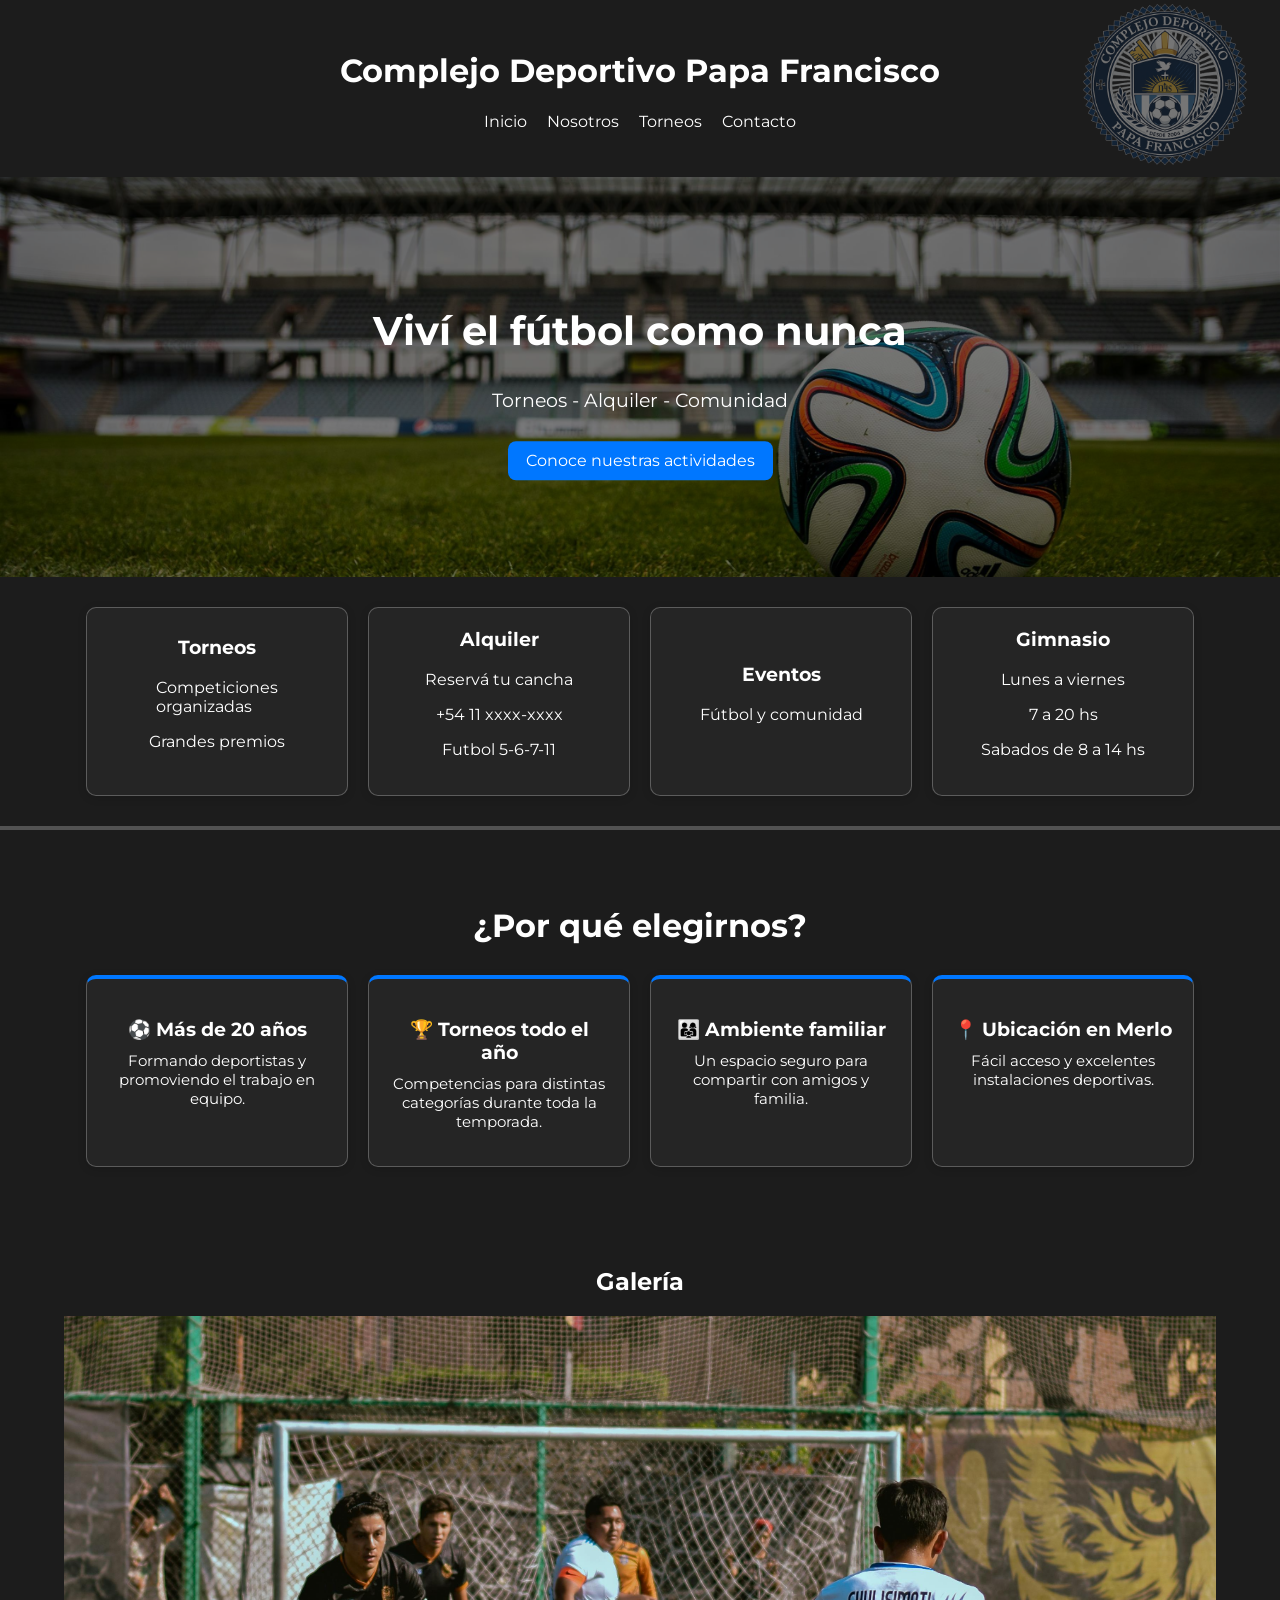
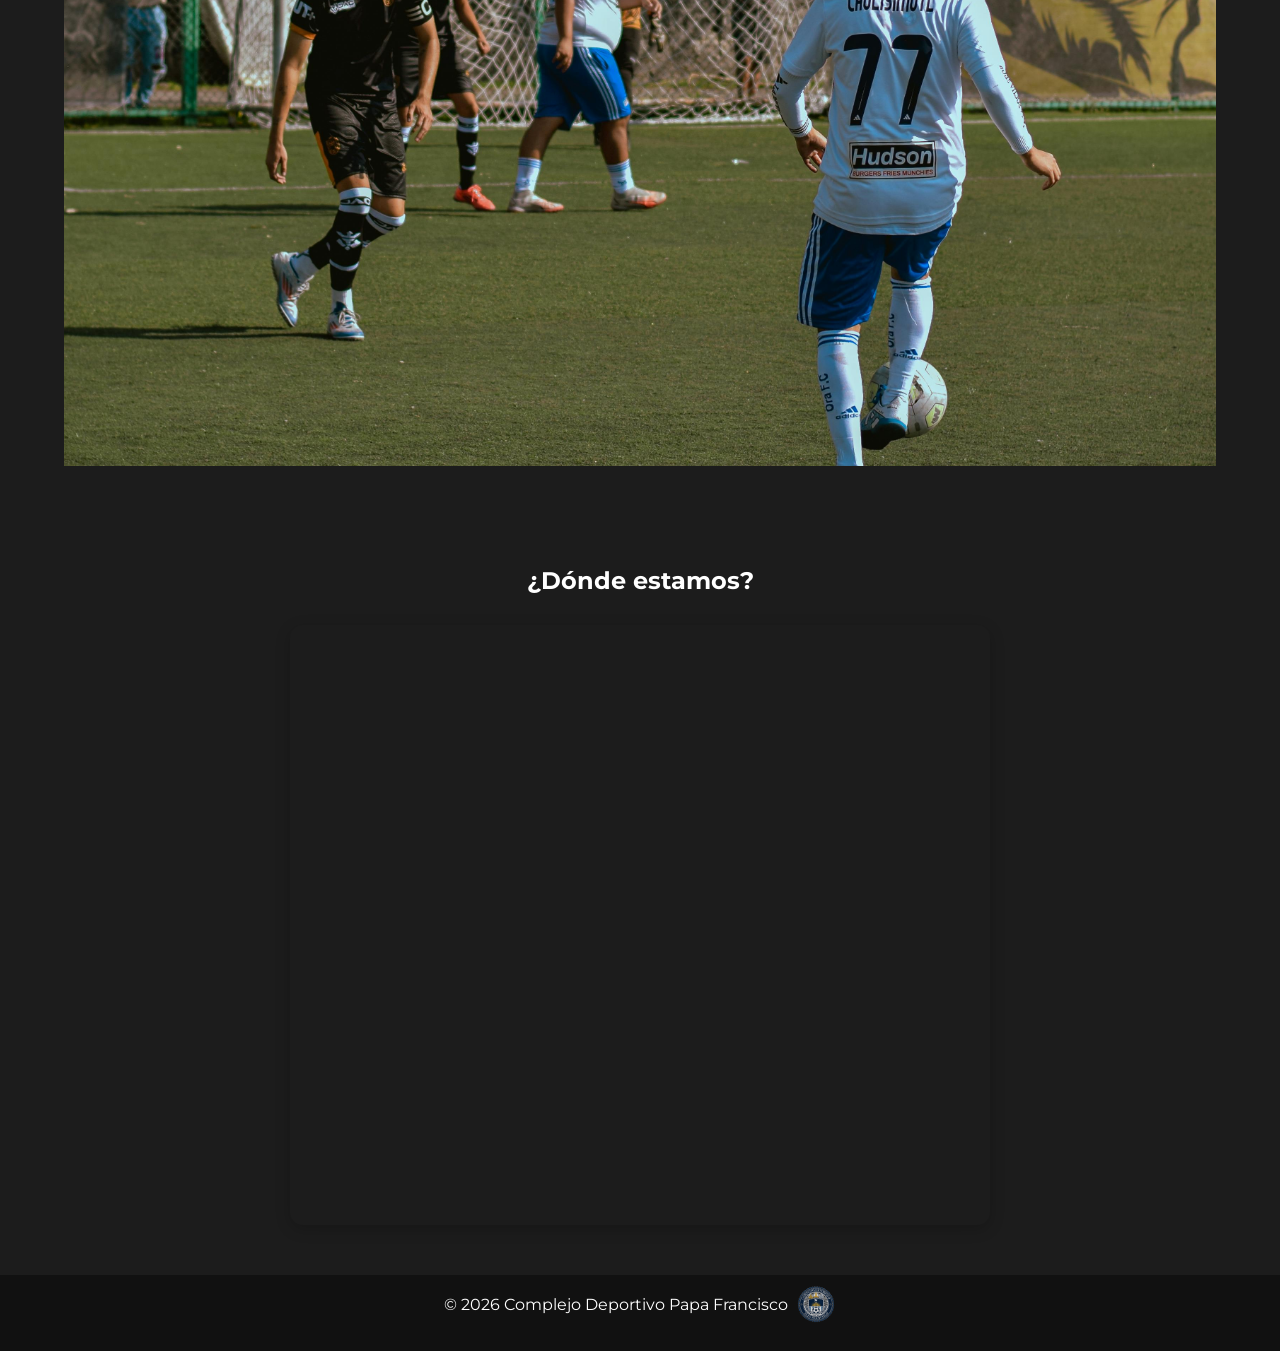
<file: Proyecto Pagina Web - Complejo Deportivo Papa Francisco/index.html>
<!doctype html>
<html lang="es">
  <head>
    <!------------Encabezado------------->
    <meta charset="UTF-8" />
    <meta name="viewport" content="width=device-width, initial-scale=1.0" />
    <title>Complejo Deportivo</title>
    <link rel="stylesheet" href="index.css" />
    <link
      href="https://fonts.googleapis.com/css2?family=Montserrat&display=swap"
      rel="stylesheet"
    />
  </head>
  <body>
    <header>
      <a href="index.html">
        <img
          src="img/logo-complejo-deportivo.png"
          class="logo-header"
          alt="Logo"
        />
      </a>

      <h1>Complejo Deportivo Papa Francisco</h1>

      <nav>
        <ul>
          <li><a href="index.html">Inicio</a></li>
          <li><a href="pages/Nosotros/nosotros.html">Nosotros</a></li>
          <li><a href="pages/Torneos/torneos.html">Torneos</a></li>
          <li><a href="pages/Contacto/contacto.html">Contacto</a></li>
        </ul>
      </nav>
    </header>

    <main>
      <section class="hero">
        <!---------------Seccion principal--------------->
        <img src="img/the-ball-stadion-football-the-pitch-46798.jpeg" />

        <div class="overlay"></div>

        <div class="contenido-hero">
          <h2>Viví el fútbol como nunca</h2>
          <p>Torneos - Alquiler - Comunidad</p>
          <a href="pages/Nosotros/nosotros.html" class="btn"
            >Conoce nuestras actividades</a
          >
        </div>
      </section>

      <section class="info">
        <div class="card">
          <h3>Torneos</h3>
          <p>Competiciones <br>organizadas</p>
          <p>Grandes premios</p>
        </div>
        <div class="card">
          <h3>Alquiler</h3>
          <p>Reservá tu cancha</p>
          <p>+54 11 xxxx-xxxx</p>
          <p>Futbol 5-6-7-11</p>
        </div>
        <div class="card">
          <h3>Eventos</h3>
          <p>Fútbol y comunidad</p>
        </div>
        <div class="card">
          <h3>Gimnasio</h3>
          <p>Lunes a viernes</p>
          <p>7 a 20 hs</p>
          <p>Sabados de 8 a 14 hs</p>
        </div>
      </section>

      <!-- ¿Por qué elegirnos? -->
      <section class="porque-elegirnos">
        <h2>¿Por qué elegirnos?</h2>

        <div class="contenedor-elegir">
          <div class="elegir-card">
            <h3>⚽ Más de 20 años</h3>
            <p>Formando deportistas y promoviendo el trabajo en equipo.</p>
          </div>

          <div class="elegir-card">
            <h3>🏆 Torneos todo el año</h3>
            <p>
              Competencias para distintas categorías durante toda la temporada.
            </p>
          </div>

          <div class="elegir-card">
            <h3>👨‍👩‍👧 Ambiente familiar</h3>
            <p>Un espacio seguro para compartir con amigos y familia.</p>
          </div>

          <div class="elegir-card">
            <h3>📍 Ubicación en Merlo</h3>
            <p>Fácil acceso y excelentes instalaciones deportivas.</p>
          </div>
        </div>
      </section>

      <section class="galeria">
        <h2>Galería</h2>

        <div class="carousel">
          <div class="carousel-track">
            <img src="img/pexels-cesar-o-neill-26650613-29666598.jpg" />
            <img src="img/pexels-cesar-o-neill-26650613-29783078.jpg" />
            <img src="img/pexels-cesar-o-neill-26650613-30393837.jpg" />
            <img src="img/pexels-lucasandrade-3316945.jpg" />
            <img src="img/pexels-photo-209977.jpeg" />

            <!-- copia de la primera -->
            <img src="img/pexels-cesar-o-neill-26650613-29666598.jpg" />
          </div>
        </div>
      </section>

      <section class="ubicacion">
        <h2>¿Dónde estamos?</h2>

        <iframe class="mapa-ubicacion"
          src="https://www.google.com/maps/embed?pb=!1m18!1m12!1m3!1d1159.4314773351919!2d-58.79161134840762!3d-34.7211314530293!2m3!1f0!2f0!3f0!3m2!1i1024!2i768!4f13.1!3m3!1m2!1s0x95bceb269d2ee003%3A0xf9ba424bf0d95d04!2sPolideportivo%20Mariano%20Acosta!5e0!3m2!1ses-419!2sar!4v1781582870680!5m2!1ses-419!2sar"
          width="700"
          height="600"
          style="border: 0"
          allowfullscreen=""
          loading="lazy"
          referrerpolicy="no-referrer-when-downgrade"
        >
        </iframe>
      </section>
    </main>

    <footer><p>© 2026 Complejo Deportivo Papa Francisco <img class="logo-footer" src="./img/logo-complejo-deportivo.png" alt=""></p></footer>

    <script src="index.js"></script>
  </body>
</html>
</file>
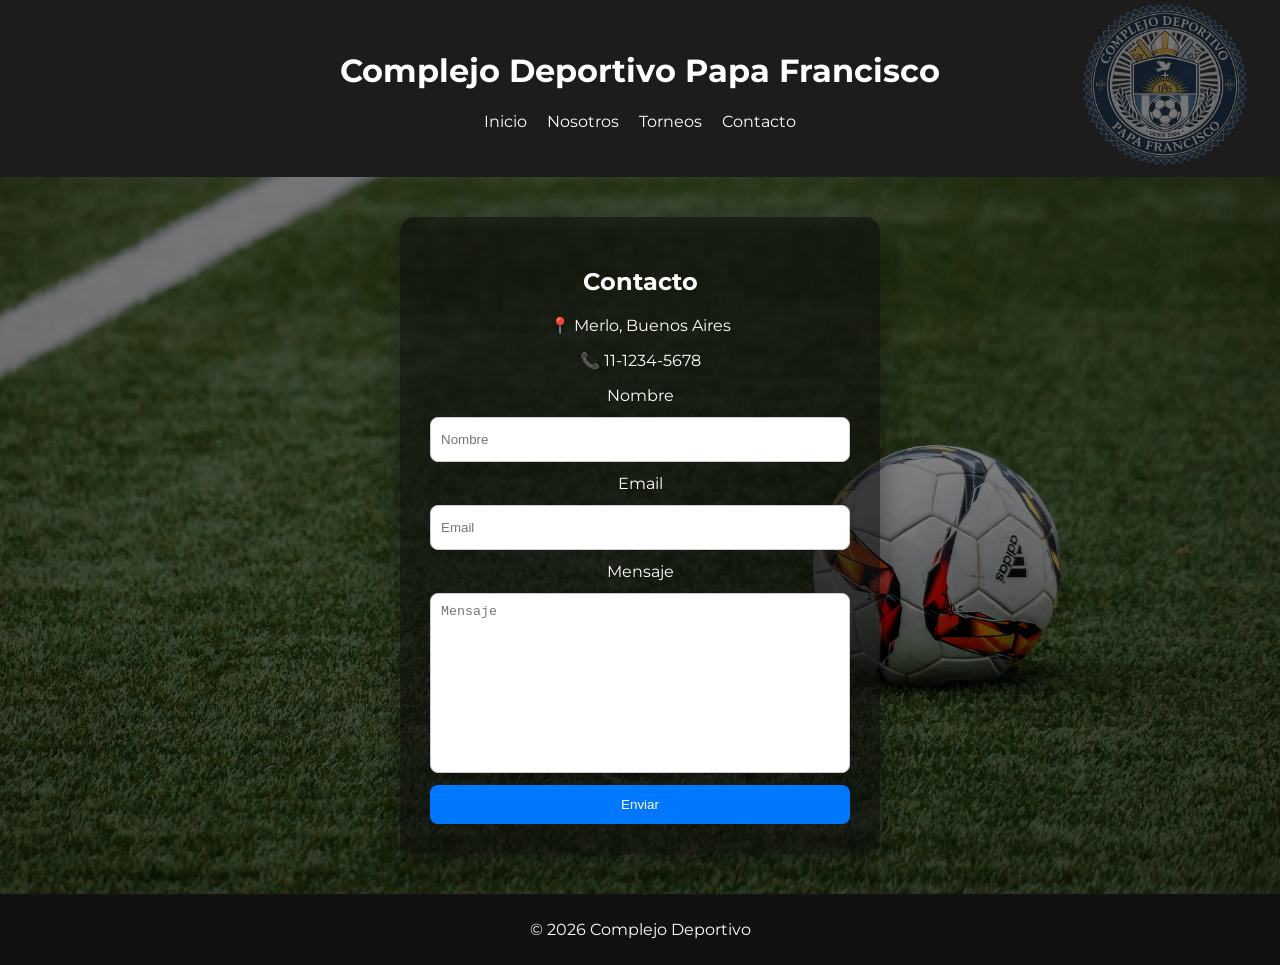
<file: Proyecto Pagina Web - Complejo Deportivo Papa Francisco/pages/Contacto/contacto.html>
<!doctype html>
<html lang="es">
  <head>
    <meta charset="UTF-8" />
    <meta name="viewport" content="width=device-width, initial-scale=1.0" />
    <title>Complejo Deportivo</title>
    <link rel="stylesheet" href="contacto.css" />
    <link
      href="https://fonts.googleapis.com/css2?family=Montserrat&display=swap"
      rel="stylesheet"
    />
  </head>

  <body class="contacto-page">
    <header>
      <a href="../../index.html">
        <img
          src="../../img/logo-complejo-deportivo.png"
          class="logo-header"
          alt="Logo"
        />
      </a>

      <h1>Complejo Deportivo Papa Francisco</h1>

      <nav>
        <ul>
          <li><a href="../../index.html">Inicio</a></li>
          <li><a href="../Nosotros/nosotros.html">Nosotros</a></li>
          <li><a href="../Torneos/torneos.html">Torneos</a></li>
          <li><a href="../Contacto/contacto.html">Contacto</a></li>
        </ul>
      </nav>
    </header>

    <main>
      <div class="contacto-box">
        <h2>Contacto</h2>
        <p>📍 Merlo, Buenos Aires</p>
        <p>📞 11-1234-5678</p>

        <form>
          <label for="nombre">Nombre</label>
          <input type="text" id="nombre" placeholder="Nombre" required />

          <label for="email">Email</label>
          <input type="email" id="email" placeholder="Email" required />

          <label for="mensaje">Mensaje</label>
          <textarea id="mensaje" placeholder="Mensaje" required></textarea>

          <button type="submit">Enviar</button>
        </form>
      </div>
    </main>

    <footer>
      <p>© 2026 Complejo Deportivo</p>
    </footer>
  </body>
</html>
</file>
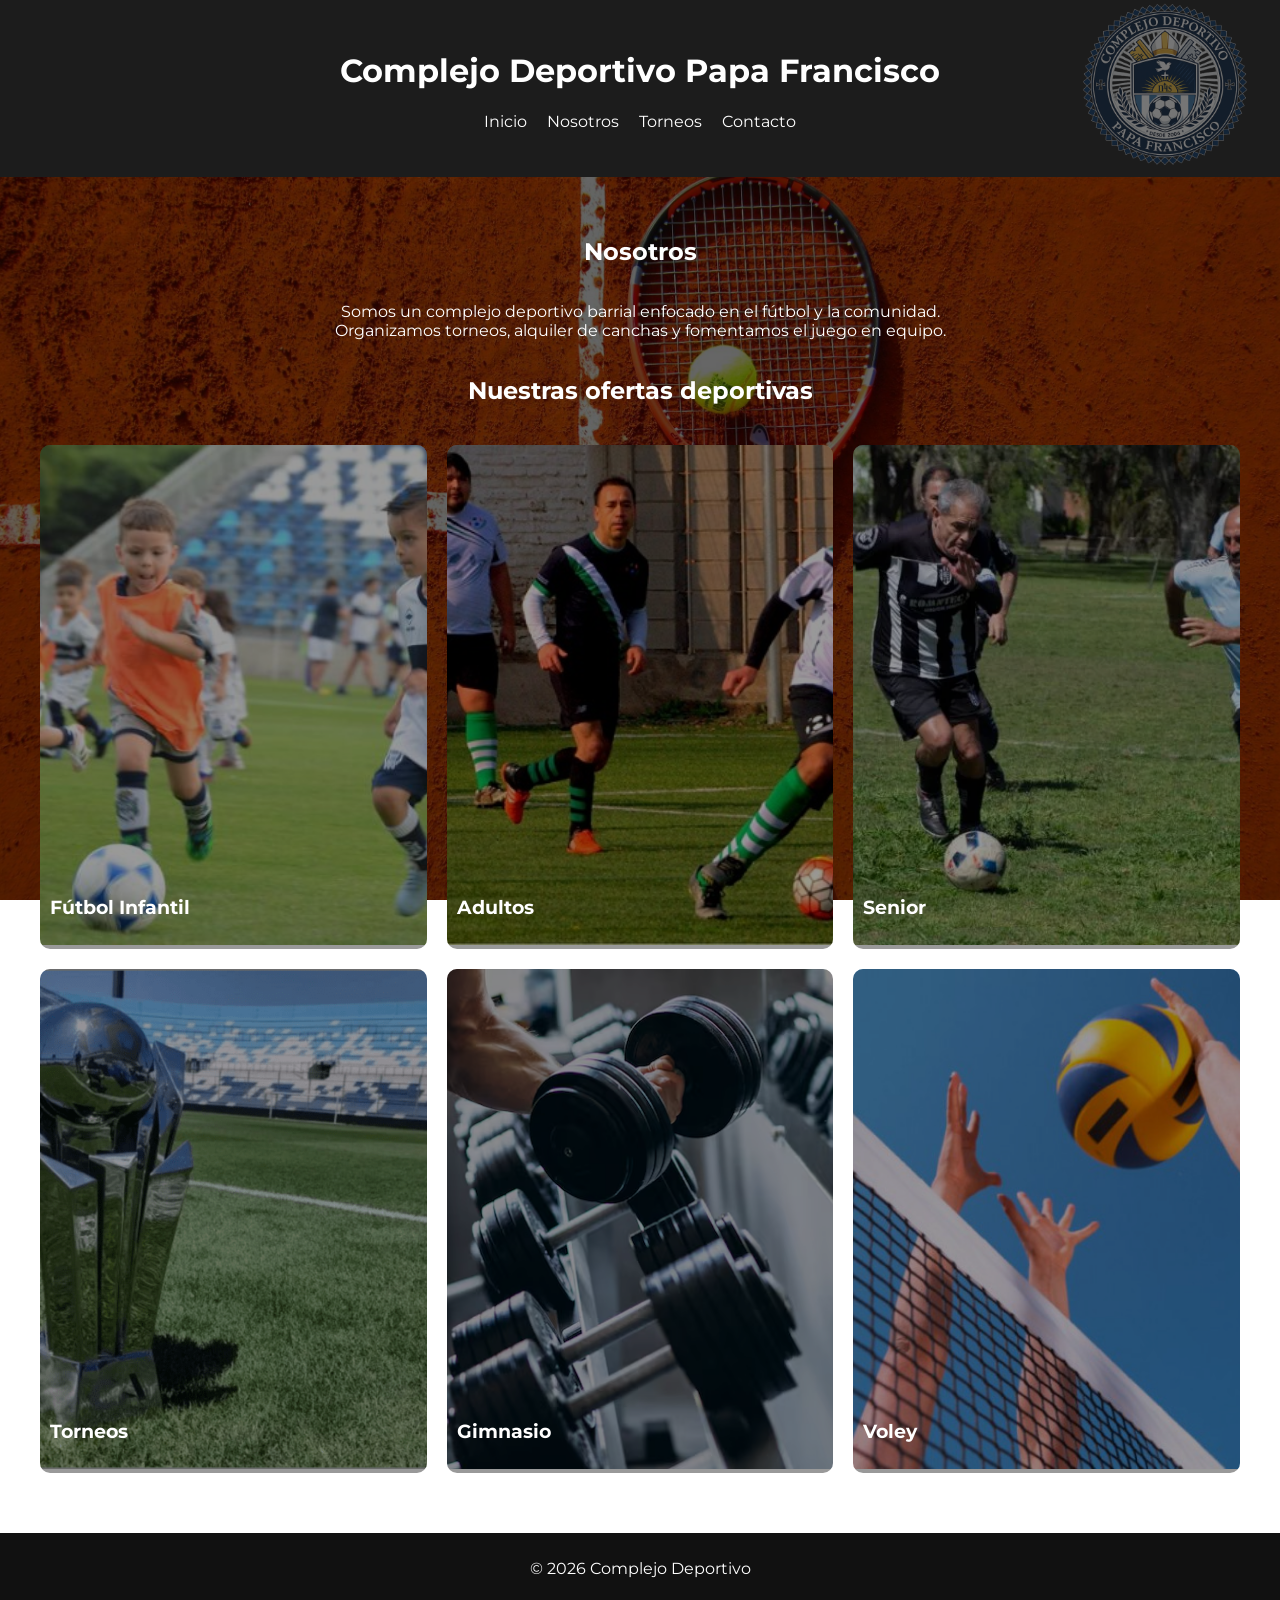
<file: Proyecto Pagina Web - Complejo Deportivo Papa Francisco/pages/Nosotros/nosotros.html>
<!doctype html>
<html lang="es">
  <head>
    <meta charset="UTF-8" />
    <meta name="viewport" content="width=device-width, initial-scale=1.0" />
    <title>Complejo Deportivo</title>
    <link rel="stylesheet" href="nosotros.css" />
    <link
      href="https://fonts.googleapis.com/css2?family=Montserrat&display=swap"
      rel="stylesheet"
    />
  </head>

  <!-- Clase para aplicar fondo específico de esta página -->
  <body class="nosotros-page">
    <header>
      <a href="../../index.html">
        <img
          src="../../img/logo-complejo-deportivo.png"
          class="logo-header"
          alt="Logo"
        />
      </a>

      <h1>Complejo Deportivo Papa Francisco</h1>

      <nav>
        <ul>
          <li><a href="../../index.html">Inicio</a></li>
          <li><a href="../Nosotros/nosotros.html">Nosotros</a></li>
          <li><a href="../Torneos/torneos.html">Torneos</a></li>
          <li><a href="../Contacto/contacto.html">Contacto</a></li>
        </ul>
      </nav>
    </header>

    <main>
      <!-- Sección principal de información -->
      <section class="section-nosotros">
        <h2>Nosotros</h2>

        <!-- Descripción del complejo -->
        <p>
          Somos un complejo deportivo barrial enfocado en el fútbol y la
          comunidad. <br />
          Organizamos torneos, alquiler de canchas y fomentamos el juego en
          equipo.
        </p>

        <h2>Nuestras ofertas deportivas</h2>

        <section class="oferta">
          <!-- Grid de actividades -->
          <div class="grid-deportes">
            <div class="item">
              <img
                src="../../img/gimnasia-esgrima-futbol-escuelita-lobitos-02-171221-610x400.jpg"
                alt=""
              />

              <!-- Título visible sin hover -->
              <p class="titulo">Fútbol Infantil</p>

              <!-- Información que aparece al pasar el mouse -->
              <div class="texto-grilla">
                <h3>Fútbol Infantil</h3>
                <span>Lunes a Viernes</span>
                <span>17:00 - 19:00</span>
              </div>
            </div>

            <!-- ITEM 2 -->
            <div class="item">
              <img src="../../img/Uniformes2016.jpg" alt="" />
              <p class="titulo">Adultos</p>

              <div class="texto-grilla">
                <h3>Fútbol 6 Adultos</h3>
                <span>Entrenamientos</span>
                <span>Todos los días</span>
                <span>18:00 - 22:00</span>
              </div>
            </div>

            <!-- ITEM 3 -->
            <div class="item">
              <img src="../../img/futbol-senior.jpg" alt="" />
              <p class="titulo">Senior</p>

              <div class="texto-grilla">
                <h3>Fútbol Senior</h3>
                <span>Entrenamientos</span>
                <span>Martes y Jueves</span>
                <span>22:00 a 00:00</span>
              </div>
            </div>

            <!-- ITEM 4 -->
            <div class="item">
              <img src="../../img/Copa-argentina-1024x583.jpg" alt="" />
              <p class="titulo">Torneos</p>

              <div class="texto-grilla">
                <h3>Torneos</h3>
                <span>Fines de semana</span>
                <span>09:00 - 20:00</span>
                <span>(fechas a confirmar)</span>
              </div>
            </div>

            <!-- ITEM 5 -->
            <div class="item">
              <img
                src="../../img/entrenamiento-hombre-fuerte-gimnasio_1303-23478.jpg"
                alt=""
              />
              <p class="titulo">Gimnasio</p>

              <div class="texto-grilla">
                <h3>Gimnasio y Entrenamiento Funcional</h3>
                <span>Lunes a viernes</span>
                <span>8:00 - 21:00</span>
                <br />
                <span>Sabados</span>
                <span>8:00 a 12:00</span>
              </div>
            </div>

            <!-- ITEM 6 -->
            <div class="item">
              <img src="../../img/beach-vóley-773x458.jpeg" alt="" />
              <p class="titulo">Voley</p>

              <div class="texto-grilla">
                <h3>Voley</h3>
                <span>Todas las categorias</span>
                <span>Lunes, Miercoles y Viernes</span>
                <span>Horarios a definir</span>
              </div>
            </div>
          </div>
        </section>
      </section>
    </main>

    <footer>
      <p>© 2026 Complejo Deportivo</p>
    </footer>
  </body>
</html>
</file>
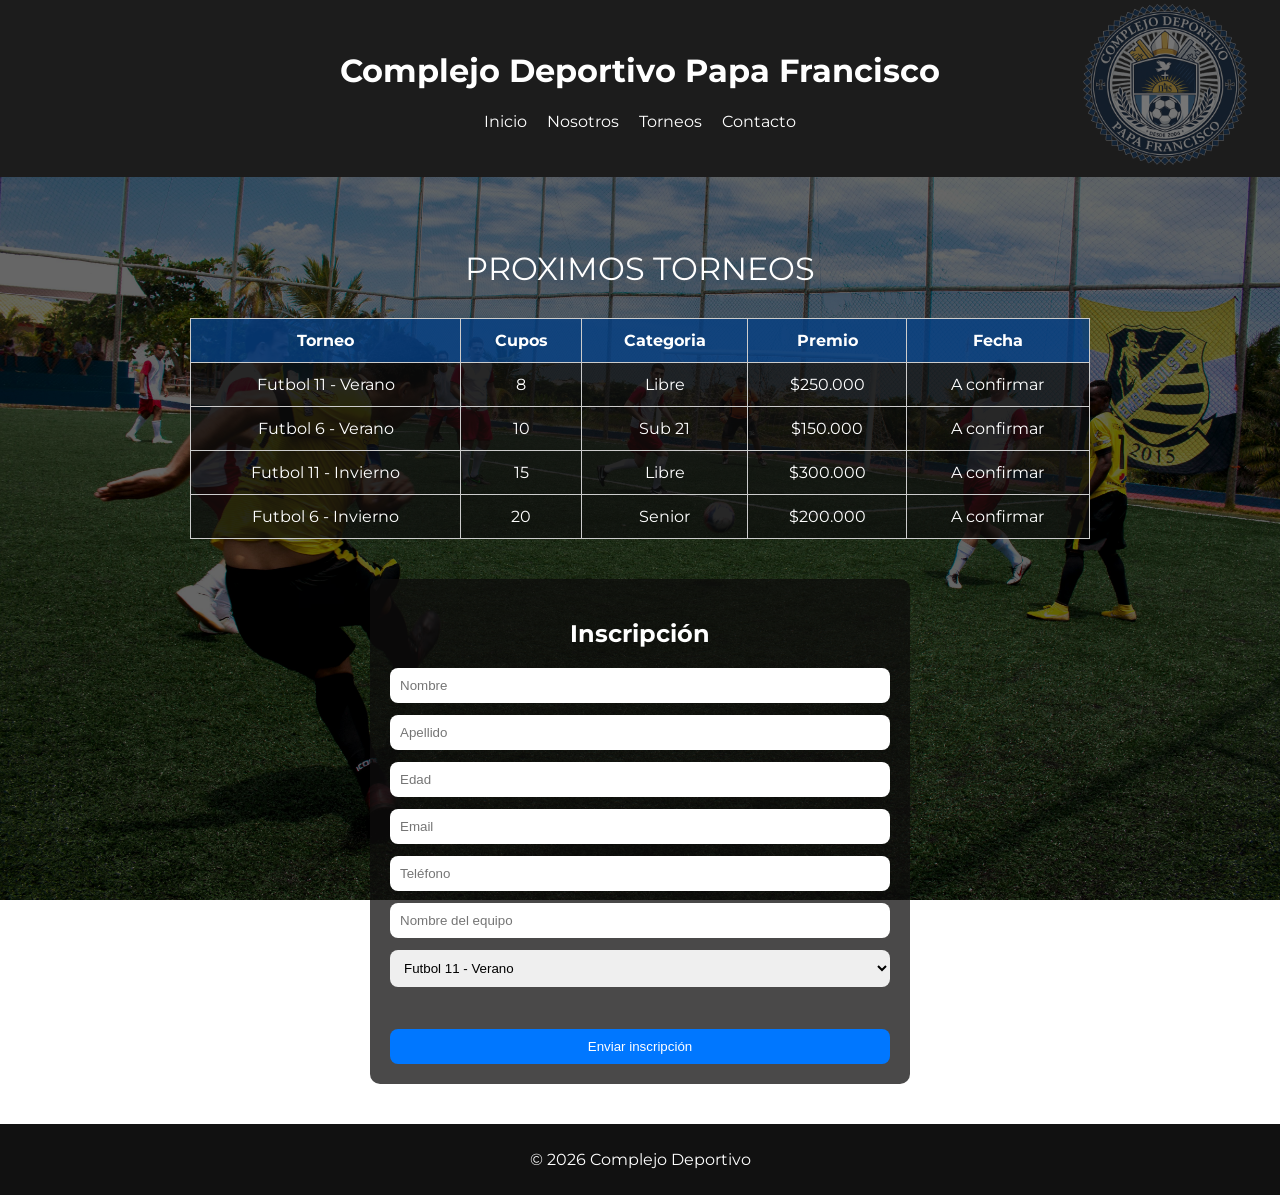
<file: Proyecto Pagina Web - Complejo Deportivo Papa Francisco/pages/Torneos/torneos.html>
<!doctype html>
<html lang="en">
  <head>
    <meta charset="UTF-8" />
    <meta name="viewport" content="width=device-width, initial-scale=1.0" />
    <title>Proximos Torneos</title>
    <link rel="stylesheet" href="torneos.css" />
    <link
      href="https://fonts.googleapis.com/css2?family=Montserrat&display=swap"
      rel="stylesheet"
    />
  </head>

  <body class="torneos-page">
    <header>
      <a href="../../index.html">
        <img
          src="../../img/logo-complejo-deportivo.png"
          class="logo-header"
          alt="Logo"
        />
      </a>

      <h1>Complejo Deportivo Papa Francisco</h1>

      <nav>
        <ul>
          <li><a href="../../index.html">Inicio</a></li>
          <li><a href="../Nosotros/nosotros.html">Nosotros</a></li>
          <li><a href="torneos.html">Torneos</a></li>
          <li><a href="../Contacto/contacto.html">Contacto</a></li>
        </ul>
      </nav>
    </header>

    <main>
      <section class="section-torneos">
        <p>PROXIMOS TORNEOS</p>

        <div class="table-torneos">
          <!--Tabla de torneos-->
          <table>
            <tr>
              <th>Torneo</th>
              <th>Cupos</th>
              <th>Categoria</th>
              <th>Premio</th>
              <th>Fecha</th>
            </tr>
            <tr>
              <td>Futbol 11 - Verano</td>
              <td>8</td>
              <td>Libre</td>
              <td>$250.000</td>
              <td>A confirmar</td>
            </tr>
            <tr>
              <td>Futbol 6 - Verano</td>
              <td>10</td>
              <td>Sub 21</td>
              <td>$150.000</td>
              <td>A confirmar</td>
            </tr>
            <tr>
              <td>Futbol 11 - Invierno</td>
              <td>15</td>
              <td>Libre</td>
              <td>$300.000</td>
              <td>A confirmar</td>
            </tr>
            <tr>
              <td>Futbol 6 - Invierno</td>
              <td>20</td>
              <td>Senior</td>
              <td>$200.000</td>
              <td>A confirmar</td>
            </tr>
          </table>
        </div>

        <section id="formulario">
          <h2>Inscripción</h2>

          <form id="inscripcion">
            <input type="text" id="nombre" placeholder="Nombre" />

            <input type="text" id="apellido" placeholder="Apellido" />

            <input type="number" id="edad" placeholder="Edad" />

            <input type="email" id="email" placeholder="Email" />

            <input type="tel" id="telefono" placeholder="Teléfono" />

            <input
              type="text"
              id="nombre-equipo"
              placeholder="Nombre del equipo"
            />

            <select id="torneo"></select>

            <button type="submit">Enviar inscripción</button>
          </form>
        </section>
      </section>
    </main>
    <footer><p>© 2026 Complejo Deportivo</p></footer>

    <script src="torneos.js"></script>
  </body>
</html>
</file>
<file: Proyecto Pagina Web - Complejo Deportivo Papa Francisco/index.css>
html,
body {
  height: 100%;
}

body {
  font-family: Montserrat;
  margin: 0;
  background: #f4f4f4;
  display: flex;
  flex-direction: column;
}

/*---------------------------- HEADER Y NAVEGACIÓN ----------------------------*/

header{
    position: relative;
    background:#1c1c1c;
    color:white;
    text-align:center;
    padding:30px;
}

.logo-header{

    position:absolute;

    right:25px;          
    top: 50%;
    transform:translateY(-50%);

    width:180px;          
    height:180px;

    opacity:0.4;        

    transition:.3s;
}


nav ul {
  display: flex;
  justify-content: center;
  gap: 20px;
  list-style: none;
  padding: 0;
}

nav a {
  color: white;
  text-decoration: none;
}

nav a:hover {
  color: #0077ff;
}

/*---------------------------- MAIN Y FOOTER ----------------------------*/

main {
  flex: 1;
}

footer {
  background: #111;
  color: white;
  text-align: center;
  padding: 10px;
}

/*---------------------------- HERO ----------------------------*/

.hero {
  position: relative;
}

.hero img {
  display: block;
  width: 100%;
  height: 400px;
  object-fit: cover;
}

/* Oscurece la imagen para mejorar la lectura del texto */
.overlay {
  position: absolute;
  inset: 0;
  background: rgba(0, 0, 0, 0.5);
}

.contenido-hero {
  position: absolute;
  top: 50%;
  left: 50%;
  transform: translate(-50%, -50%);
  text-align: center;
  color: white;
}

.contenido-hero h2 {
  font-size: 2.5rem;
}

.contenido-hero p {
  font-size: 1.2rem;
}

/*---------------------------- BOTÓN ----------------------------*/

.btn {
  display: inline-block;
  margin-top: 10px;
  background: #0077ff;
  color: white;
  text-decoration: none;
  padding: 10px 18px;
  border-radius: 8px;
  transition: 0.3s;
}

.btn:hover {
  background: #005ecc;
}

/*---------------------------- CARDS ----------------------------*/

.info {
  display: flex;
  justify-content: center;
  gap: 20px;
  padding: 30px;
  flex-wrap: wrap;
  background:#1c1c1c; 
  
}

.card {
    display: flex;
    flex-direction: column;
    justify-content: center;
    width:220px;
    background:#252525;   
    padding:20px;
    border-radius:10px;
    box-shadow:0 2px 8px rgba(0,0,0,.15);
    transition:.3s;
    border:1px solid rgba(255,255,255,.25);
}

.card h3, p{
  margin-top: 0;
  color: white;
}

.card h3, p{
  display: flex;
  justify-content: center;
  align-content: center;
}


/*---------------------------- ¿POR QUÉ ELEGIRNOS? ----------------------------*/

.porque-elegirnos{
    padding:50px 20px;
    background:#1c1c1c;    
    text-align:center;
    border-top:4px solid rgba(83, 83, 83, 0.993);
}

.porque-elegirnos h2{
    font-size:2rem;
    margin-bottom:30px;
    color: white;
}

.contenedor-elegir{
    display:flex;
    justify-content:center;
    gap:20px;
    flex-wrap:wrap;
}

.elegir-card{
    width:220px;
    background:#252525;   
    padding:20px;
    border-radius:10px;
    box-shadow:0 2px 8px rgba(0,0,0,.15);
    transition:.3s;
    border:1px solid rgba(255,255,255,.25);
    border-top:4px solid #0077ff;
}



.elegir-card:hover{
    transform:translateY(-5px);
}

.elegir-card h3{
    margin-bottom:10px;
    color: white;
}

.elegir-card p{
    font-size:.95rem;
    color: white;
}


/*---------------------------- CARRUSEL ----------------------------*/

.galeria{
    background:#1c1c1c; 
    overflow:hidden;
    padding:30px 0;
}

.galeria h2{
    color:white;
    text-align:center;
    margin-bottom:20px;
}

.carousel{
    width:90%;
    margin:auto;
    overflow:hidden;
}

.carousel-track{
    display:flex;
    transition:transform .8s ease;
}

.carousel-track img{
    width:100%;
    flex-shrink:0;
    height:750px;
    object-fit:cover;
}

/*---------------------------- UBICACIÓN ----------------------------*/

.ubicacion{
    background:#1c1c1c; 
    padding:50px 20px;
    display:flex;
    flex-direction:column;
    align-items:center;
}

.ubicacion h2{
    margin-bottom:30px;
    color: white;
}

.mapa-ubicacion{
    border:none;
    border-radius:13px;
    box-shadow:0 4px 15px rgba(0,0,0,.2);
}



/*---------------------------- FOOTER ----------------------------*/

footer p{
    display:flex;
    justify-content:center;
    align-items:center;
    gap:8px;
}

.logo-footer{
    width:40px;
    height:auto;
    opacity:0.8;
}


/*---------------------------- RESPONSIVE ----------------------------*/

@media (max-width: 768px) {
  .contenido-hero h2 {
    font-size: 1.8rem;
  }

  .contenido-hero p {
    font-size: 1rem;
  }

  .image-container img {
    width: 90%;
  }

  .card {
    width: 90%;
  }
}
</file>
<file: Proyecto Pagina Web - Complejo Deportivo Papa Francisco/pages/Contacto/contacto.css>
html,
body {
  height: 100%;
}

body {
  font-family: Montserrat;
  margin: 0;
  display: flex;
  flex-direction: column;
}

/*---------------------------- HEADER Y NAVEGACIÓN ----------------------------*/

header{
    position: relative;
    background:#1c1c1c;
    color:white;
    text-align:center;
    padding:30px;
}

.logo-header{

    position:absolute;

    right:25px;          
    top:50%;             
    transform:translateY(-50%);

    width:180px;          
    height:180px;

    opacity:0.4;         

    transition:.3s;
}


nav ul {
  display: flex;
  justify-content: center;
  gap: 20px;
  list-style: none;
  padding: 0;
}

nav a {
  color: white;
  text-decoration: none;
}

nav a:hover {
  color: #0077ff;
}

/*---------------------------- MAIN Y FOOTER ----------------------------*/

main {
  flex: 1;
  display: flex;
  justify-content: center;
  align-items: center;
  padding: 40px 20px;
}

footer {
  background: #111;
  color: white;
  text-align: center;
  padding: 10px;
}

/*---------------------------- FONDO ----------------------------*/

.contacto-page {
  background: url("../../img/pexels-photo-274506.jpeg") center/cover no-repeat;
  position: relative;
}

.contacto-page::before {
  content: "";
  position: fixed;
  inset: 0;
  background: rgba(0,0,0,.5);
  z-index: -1;
}

/*---------------------------- CAJA DE CONTACTO ----------------------------*/

.contacto-box {
  width: 420px;
  max-width: 95%;

  background: rgba(12,12,12,.6);

  padding: 30px;

  border-radius: 15px;

  text-align: center;

  box-shadow: 0 10px 30px rgba(0,0,0,.4);
}

.contacto-box h2,
.contacto-box p,
.contacto-box label {
  color: white;
}

/*---------------------------- FORMULARIO ----------------------------*/

form {
  display: flex;
  flex-direction: column;
  gap: 12px;
}

/*---------------------------- INPUTS ----------------------------*/

.contacto-box input,
.contacto-box textarea {

  width: 100%;

  padding: 10px;

  border-radius: 8px;

  border: 1px solid #ccc;

  box-sizing: border-box;

  outline: none;
}

.contacto-box input {

  height: 45px;

}

.contacto-box textarea {

  height: 180px;

  resize: none;

}

.contacto-box input:focus,
.contacto-box textarea:focus {

  border-color: #0077ff;

}

/*---------------------------- BOTÓN ----------------------------*/

.contacto-box button {

  width: 100%;

  background: #0077ff;

  color: white;

  border: none;

  border-radius: 8px;

  padding: 12px;

  cursor: pointer;

  transition: .3s;

}

.contacto-box button:hover {

  background: #005ecc;

}

/*---------------------------- RESPONSIVE ----------------------------*/

@media (max-width:768px){

  .contacto-box{

    width:95%;

    padding:20px;

  }

}
</file>
<file: Proyecto Pagina Web - Complejo Deportivo Papa Francisco/pages/Nosotros/nosotros.css>
html,
body {
  height: 100%;
}

body {
  font-family: Montserrat;
  margin: 0;
  display: flex;
  flex-direction: column;
}

/*---------------------------- HEADER Y NAVEGACIÓN ----------------------------*/

header{
    position: relative;
    background:#1c1c1c;
    color:white;
    text-align:center;
    padding:30px;
}

.logo-header{

    position:absolute;

    right:25px;          
    top:50%;             
    transform:translateY(-50%);

    width:180px;          
    height:180px;

    opacity:0.4;        

    transition:.3s;
}


nav ul {
  display: flex;
  justify-content: center;
  gap: 20px;
  list-style: none;
  padding: 0;
}

nav a {
  color: white;
  text-decoration: none;
}

nav a:hover {
  color: #0077ff;
}

/*---------------------------- MAIN Y FOOTER ----------------------------*/

main {
  flex: 1;
  padding: 40px 20px;
}

footer {
  background: #111;
  color: white;
  text-align: center;
  padding: 10px;
}

/*---------------------------- FONDO ----------------------------*/

.nosotros-page {
  background: url("../../img/pexels-photo-209977.jpeg") center/cover no-repeat;
  position: relative;
}

.nosotros-page::before {
  content: "";
  position: fixed;
  inset: 0;
  background: rgba(0, 0, 0, 0.6);
  z-index: -1;
}

/*---------------------------- CONTENIDO ----------------------------*/

.section-nosotros {
  display: flex;
  flex-direction: column;
  align-items: center;
  text-align: center;
}

.section-nosotros h2,
.section-nosotros p {
  color: white;
}

/*---------------------------- OFERTA DEPORTIVA ----------------------------*/

.oferta {
  width: 100%;
}

.grid-deportes {
  display: grid;
  grid-template-columns: repeat(3, 1fr);
  gap: 20px;
  padding: 20px;
}

/*---------------------------- TARJETAS ----------------------------*/

.item {
  position: relative;
  overflow: hidden;
  border-radius: 10px;
}

.item img {
  width: 100%;
  height: 500px;
  object-fit: cover;
  transition: 0.3s;
}

.item::before {
  content: "";
  position: absolute;
  inset: 0;
  background: rgba(0,0,0,.4);
  z-index: 1;
  transition: .3s;
}

.item:hover::before {
  background: rgba(0,0,0,.65);
}

.item:hover img {
  transform: scale(1.1);
}

/*---------------------------- TITULO ----------------------------*/

.titulo {
  position: absolute;
  bottom: 10px;
  left: 10px;
  color: white;
  font-size: 1.2rem;
  font-weight: bold;
  z-index: 2;
  transition: .3s;
}

.item:hover .titulo {
  opacity: 0;
}

/*---------------------------- TEXTO HOVER ----------------------------*/

.texto-grilla {
  position: absolute;
  top: 50%;
  left: 50%;
  transform: translate(-50%, -40%);
  color: white;
  text-align: center;
  z-index: 2;

  display: flex;
  flex-direction: column;
  gap: 5px;

  opacity: 0;
  transition: .3s;
}

.item:hover .texto-grilla {
  opacity: 1;
  transform: translate(-50%, -50%);
}

.texto-grilla h3 {
  margin: 0;
}

.texto-grilla span {
  font-size: .95rem;
}

/*---------------------------- RESPONSIVE ----------------------------*/

@media (max-width:768px){

  .grid-deportes{
    grid-template-columns:1fr;
  }

  .item img{
    height:350px;
  }

}
</file>
<file: Proyecto Pagina Web - Complejo Deportivo Papa Francisco/pages/Torneos/torneos.css>
html,
body {
  height: 100%;
}

body {
  font-family: Montserrat;
  margin: 0;
  display: flex;
  flex-direction: column;
}

/*---------------------------- HEADER Y NAVEGACIÓN ----------------------------*/

header{
    position: relative;
    background:#1c1c1c;
    color:white;
    text-align:center;
    padding:30px;
}

.logo-header{

    position:absolute;

    right:25px;          
    top:50%;             
    transform:translateY(-50%);

    width:180px;          
    height:180px;

    opacity:0.4;        

    transition:.3s;
}


nav ul {
  display: flex;
  justify-content: center;
  gap: 20px;
  list-style: none;
  padding: 0;
}

nav a {
  color: white;
  text-decoration: none;
}

nav a:hover {
  color: #0077ff;
}


/*---------------------------- MAIN Y FOOTER ----------------------------*/

main {
  flex: 1;
  padding: 40px 20px;
}

footer {
  background: #111;
  color: white;
  text-align: center;
  padding: 10px;
}

/*---------------------------- FONDO ----------------------------*/

.torneos-page {
  background: url("../../img/pexels-lucasandrade-3316945.jpg") center/cover
    no-repeat;
  position: relative;
}

.torneos-page::before {
  content: "";
  position: fixed;
  inset: 0;
  background: rgba(0, 0, 0, 0.6);
  z-index: -1;
}

/*---------------------------- CONTENIDO ----------------------------*/

.section-torneos {
  display: flex;
  flex-direction: column;
  align-items: center;
}

.section-torneos p {
  color: white;
  font-size: 2rem;
  margin-bottom: 30px;
}

/*---------------------------- TABLA ----------------------------*/

.table-torneos {
  width: 100%;
  display: flex;
  justify-content: center;
}

table {
  width: 90%;
  max-width: 900px;
  border-collapse: collapse;
  background: rgba(14, 13, 13, 0.7);
}

th,
td {
  border: 1px solid #ccc;
  padding: 12px;
  color: white;
  text-align: center;
}

th {
  background: rgba(0, 119, 255, 0.4);
}

/*---------------------------- BOTÓN ----------------------------*/

.section-torneos button {
  margin-top: 30px;
  background: #0077ff;
  color: white;
  border: none;
  padding: 12px 20px;
  border-radius: 8px;
  cursor: pointer;
  transition: 0.3s;
}

.section-torneos button:hover {
  background: #005ecc;
}

/*---------------------------- FORMULARIO ----------------------------*/

.form-inscripcion {
  display: none;
  flex-direction: column;
  gap: 12px;

  margin-top: 30px;

  width: 400px;
  max-width: 95%;

  padding: 20px;

  background: rgba(14, 13, 13, 0.7);

  border-radius: 10px;
}

.form-inscripcion h2 {
  color: white;
  text-align: center;
}

.form-inscripcion label {
  color: white;
}

.form-inscripcion input,
.form-inscripcion select {
  width: 100%;
  padding: 10px;
  border-radius: 8px;
  border: none;
  box-sizing: border-box;
}

.form-inscripcion button {
  width: 100%;
  margin: 0;
}

/*---------------------------- RESPONSIVE ----------------------------*/

@media (max-width: 768px) {
  table {
    width: 100%;
    font-size: 0.85rem;
  }

  .section-torneos p {
    font-size: 1.5rem;
    text-align: center;
  }

  .form-inscripcion {
    width: 95%;
  }
}

/*---------------------------- FORMULARIO ----------------------------*/

#formulario{

    width:500px;
    max-width:95%;

    margin-top:40px;

    padding:20px;

    background:rgba(14,13,13,.75);

    border-radius:10px;

}

#formulario h2{

    color:white;
    text-align:center;

}

#inscripcion{

    display:flex;
    flex-direction:column;
    gap:12px;

}

#inscripcion input,
#inscripcion select{

    padding:10px;

    border:none;

    border-radius:8px;

}

#inscripcion button{

    background:#0077ff;

    color:white;

    border:none;

    padding:10px;

    border-radius:8px;

    cursor:pointer;

}

#inscripcion button:hover{

    background:#005ecc;

}
</file>
